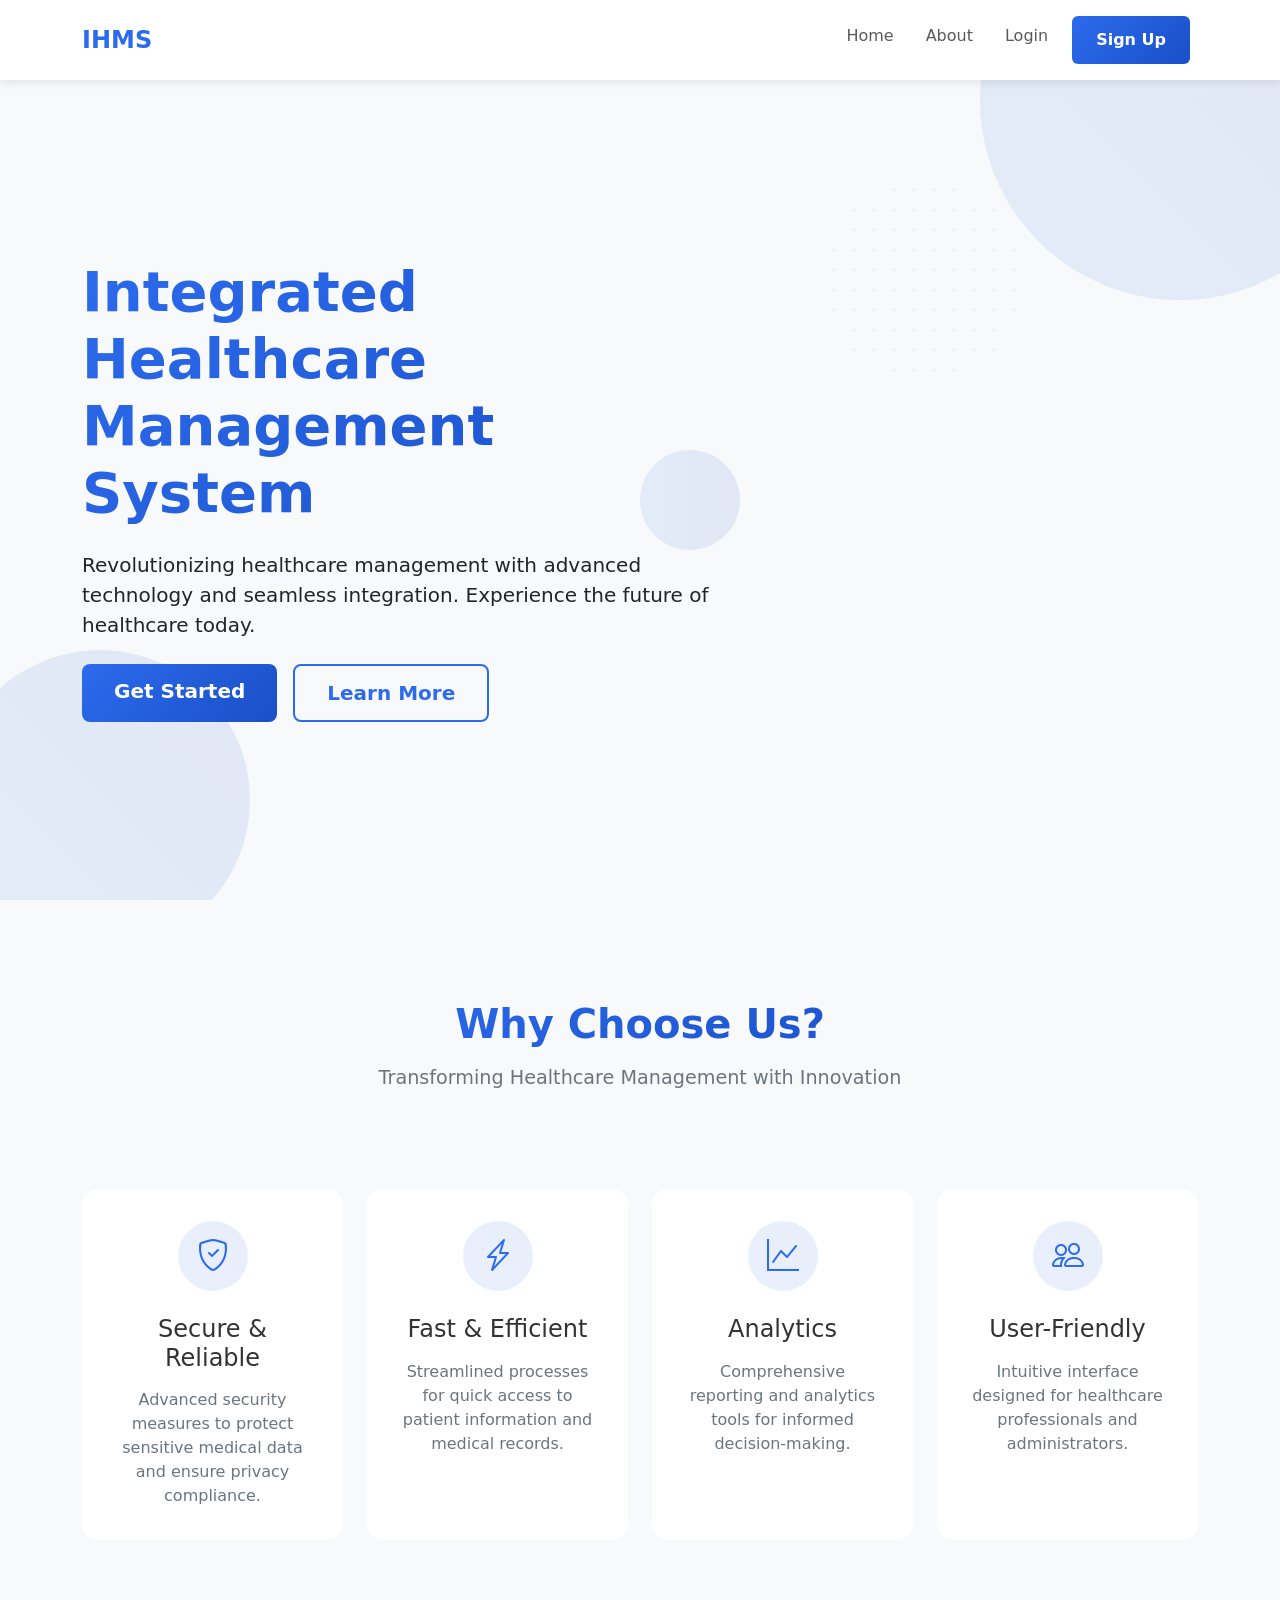
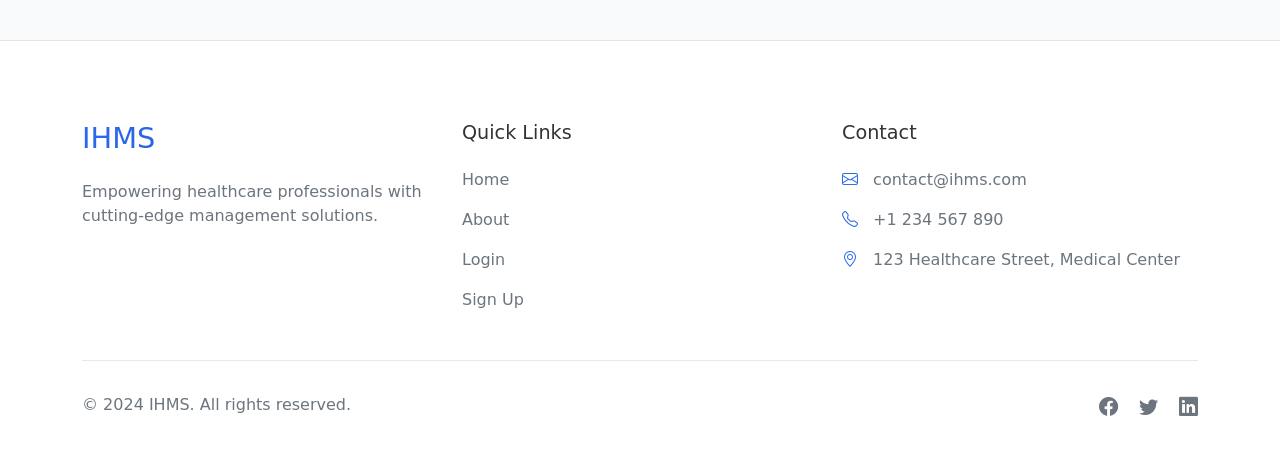
<file: index.html>
<!DOCTYPE html>
<html lang="en">
<head>
    <meta charset="UTF-8">
    <meta name="viewport" content="width=device-width, initial-scale=1.0">
    <title>Integrated Healthcare Management System</title>
    <link href="https://cdn.jsdelivr.net/npm/bootstrap@5.3.2/dist/css/bootstrap.min.css" rel="stylesheet">
    <link rel="stylesheet" href="https://cdnjs.cloudflare.com/ajax/libs/animate.css/4.1.1/animate.min.css">
    <link rel="stylesheet" href="https://cdn.jsdelivr.net/npm/bootstrap-icons@1.11.1/font/bootstrap-icons.css">
    <link rel="stylesheet" href="styles.css">
</head>
<body>
    <!-- Navigation Bar -->
    <nav class="navbar navbar-expand-lg navbar-light bg-light fixed-top">
        <div class="container">
            <a class="navbar-brand" href="#">IHMS</a>
            <button class="navbar-toggler" type="button" data-bs-toggle="collapse" data-bs-target="#navbarNav">
                <span class="navbar-toggler-icon"></span>
            </button>
            <div class="collapse navbar-collapse" id="navbarNav">
                <ul class="navbar-nav ms-auto">
                    <li class="nav-item">
                        <a class="nav-link" href="#home">Home</a>
                    </li>
                    <li class="nav-item">
                        <a class="nav-link" href="#about">About</a>
                    </li>
                    <li class="nav-item">
                        <a class="nav-link" href="index.php">Login</a>
                    </li>
                    <li class="nav-item">
                        <a class="nav-link btn btn-primary text-white px-4" href="register.php">Sign Up</a>
                    </li>
                </ul>
            </div>
        </div>
    </nav>

    <!-- Hero Section -->
    <header id="home" class="hero">
        <div class="design-element design-circle-1"></div>
        <div class="design-element design-circle-2"></div>
        <div class="design-element design-square"></div>
        <div class="design-element design-dots"></div>
        
        <div class="container h-100">
            <div class="row h-100 align-items-center">
                <div class="col-lg-7 text-center text-lg-start animate__animated animate__fadeInUp">
                    <h1 class="display-4 fw-bold text-gradient mb-4">Integrated Healthcare Management System</h1>
                    <p class="lead mb-4">Revolutionizing healthcare management with advanced technology and seamless integration. Experience the future of healthcare today.</p>
                    <div class="d-flex gap-3 justify-content-center justify-content-lg-start">
                        <a href="register.php" class="btn btn-primary btn-lg">Get Started</a>
                        <a href="#about" class="btn btn-outline-primary btn-lg">Learn More</a>
                    </div>
                </div>
            </div>
        </div>
    </header>

    <!-- About Section -->
    <section id="about" class="about-section">
        <div class="container">
            <div class="row justify-content-center">
                <div class="col-lg-8 text-center mb-5">
                    <h2 class="section-title">Why Choose Us?</h2>
                    <p class="section-subtitle">Transforming Healthcare Management with Innovation</p>
                </div>
            </div>
            <div class="row g-4">
                <div class="col-md-6 col-lg-3">
                    <div class="feature-card">
                        <div class="icon-wrapper">
                            <i class="bi bi-shield-check"></i>
                        </div>
                        <h3>Secure & Reliable</h3>
                        <p>Advanced security measures to protect sensitive medical data and ensure privacy compliance.</p>
                    </div>
                </div>
                <div class="col-md-6 col-lg-3">
                    <div class="feature-card">
                        <div class="icon-wrapper">
                            <i class="bi bi-lightning-charge"></i>
                        </div>
                        <h3>Fast & Efficient</h3>
                        <p>Streamlined processes for quick access to patient information and medical records.</p>
                    </div>
                </div>
                <div class="col-md-6 col-lg-3">
                    <div class="feature-card">
                        <div class="icon-wrapper">
                            <i class="bi bi-graph-up"></i>
                        </div>
                        <h3>Analytics</h3>
                        <p>Comprehensive reporting and analytics tools for informed decision-making.</p>
                    </div>
                </div>
                <div class="col-md-6 col-lg-3">
                    <div class="feature-card">
                        <div class="icon-wrapper">
                            <i class="bi bi-people"></i>
                        </div>
                        <h3>User-Friendly</h3>
                        <p>Intuitive interface designed for healthcare professionals and administrators.</p>
                    </div>
                </div>
            </div>
        </div>
    </section>

    <!-- Footer -->
    <footer class="footer">
        <div class="container">
            <div class="row gy-4">
                <div class="col-lg-4">
                    <h4 class="text-gradient">IHMS</h4>
                    <p class="mb-4">Empowering healthcare professionals with cutting-edge management solutions.</p>
                </div>
                <div class="col-lg-4">
                    <h5>Quick Links</h5>
                    <ul class="footer-links">
                        <li><a href="#home">Home</a></li>
                        <li><a href="#about">About</a></li>
                        <li><a href="index.php">Login</a></li>
                        <li><a href="register.php">Sign Up</a></li>
                    </ul>
                </div>
                <div class="col-lg-4">
                    <h5>Contact</h5>
                    <ul class="footer-contact">
                        <li><i class="bi bi-envelope"></i> contact@ihms.com</li>
                        <li><i class="bi bi-telephone"></i> +1 234 567 890</li>
                        <li><i class="bi bi-geo-alt"></i> 123 Healthcare Street, Medical Center</li>
                    </ul>
                </div>
            </div>
            <hr>
            <div class="row">
                <div class="col-md-6 text-center text-md-start">
                    <p class="mb-0">&copy; 2024 IHMS. All rights reserved.</p>
                </div>
                <div class="col-md-6 text-center text-md-end">
                    <div class="social-links">
                        <a href="#"><i class="bi bi-facebook"></i></a>
                        <a href="#"><i class="bi bi-twitter"></i></a>
                        <a href="#"><i class="bi bi-linkedin"></i></a>
                    </div>
                </div>
            </div>
        </div>
    </footer>

    <script src="https://cdn.jsdelivr.net/npm/bootstrap@5.3.2/dist/js/bootstrap.bundle.min.js"></script>
</body>
</html>
</file>
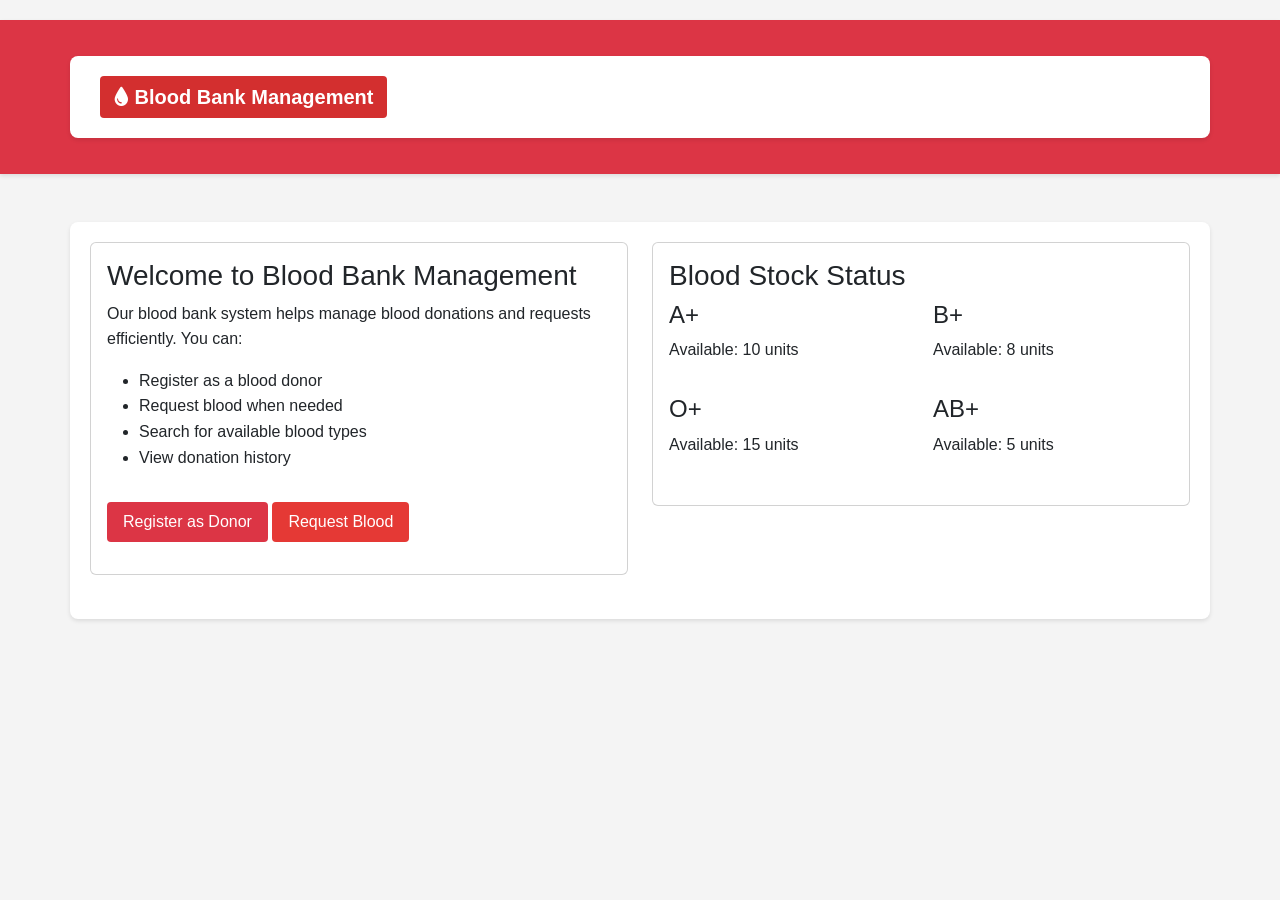
<file: blood_bank/index.html>
<!DOCTYPE html>
<html lang="en">
<head>
    <meta charset="UTF-8">
    <meta name="viewport" content="width=device-width, initial-scale=1.0">
    <title>Blood Bank Management System</title>
    <link href="https://cdn.jsdelivr.net/npm/bootstrap@5.1.3/dist/css/bootstrap.min.css" rel="stylesheet">
    <link href="https://cdnjs.cloudflare.com/ajax/libs/font-awesome/6.0.0/css/all.min.css" rel="stylesheet">
    <link rel="stylesheet" href="style.css">
</head>
<body>
    <nav class="navbar navbar-expand-lg navbar-dark bg-danger">
        <div class="container">
            <a class="navbar-brand" href="#">
                <i class="fas fa-tint"></i> Blood Bank Management
            </a>
            <button class="navbar-toggler" type="button" data-bs-toggle="collapse" data-bs-target="#navbarNav">
                <span class="navbar-toggler-icon"></span>
            </button>
            <div class="collapse navbar-collapse" id="navbarNav">
                <ul class="navbar-nav ms-auto">
                    <li class="nav-item">
                        <a class="nav-link" href="donors.php">
                            <i class="fas fa-user-plus"></i> Donors
                        </a>
                    </li>
                    <li class="nav-item">
                        <a class="nav-link" href="requests.php">
                            <i class="fas fa-hand-holding-medical"></i> Blood Requests
                        </a>
                    </li>
                    <li class="nav-item">
                        <a class="nav-link" href="search.php">
                            <i class="fas fa-search"></i> Search
                        </a>
                    </li>
                    <li class="nav-item">
                        <a class="nav-link" href="../dashboard.php">
                            <i class="fas fa-arrow-left"></i> Back to Dashboard
                        </a>
                    </li>
                </ul>
            </div>
        </div>
    </nav>

    <div class="container mt-5">
        <div class="row">
            <div class="col-md-6">
                <div class="card mb-4">
                    <div class="card-body">
                        <h3 class="card-title">Welcome to Blood Bank Management</h3>
                        <p class="card-text">Our blood bank system helps manage blood donations and requests efficiently. You can:</p>
                        <ul>
                            <li>Register as a blood donor</li>
                            <li>Request blood when needed</li>
                            <li>Search for available blood types</li>
                            <li>View donation history</li>
                        </ul>
                        <a href="donors.php" class="btn btn-danger">Register as Donor</a>
                        <a href="requests.php" class="btn btn-outline-danger">Request Blood</a>
                    </div>
                </div>
            </div>
            <div class="col-md-6">
                <div class="card">
                    <div class="card-body">
                        <h3 class="card-title">Blood Stock Status</h3>
                        <div class="row">
                            <div class="col-6 mb-3">
                                <div class="blood-type A">
                                    <h4>A+</h4>
                                    <p>Available: 10 units</p>
                                </div>
                            </div>
                            <div class="col-6 mb-3">
                                <div class="blood-type B">
                                    <h4>B+</h4>
                                    <p>Available: 8 units</p>
                                </div>
                            </div>
                            <div class="col-6 mb-3">
                                <div class="blood-type O">
                                    <h4>O+</h4>
                                    <p>Available: 15 units</p>
                                </div>
                            </div>
                            <div class="col-6 mb-3">
                                <div class="blood-type AB">
                                    <h4>AB+</h4>
                                    <p>Available: 5 units</p>
                                </div>
                            </div>
                        </div>
                    </div>
                </div>
            </div>
        </div>
    </div>

    <script src="https://cdn.jsdelivr.net/npm/bootstrap@5.1.3/dist/js/bootstrap.bundle.min.js"></script>
</body>
</html>
</file>
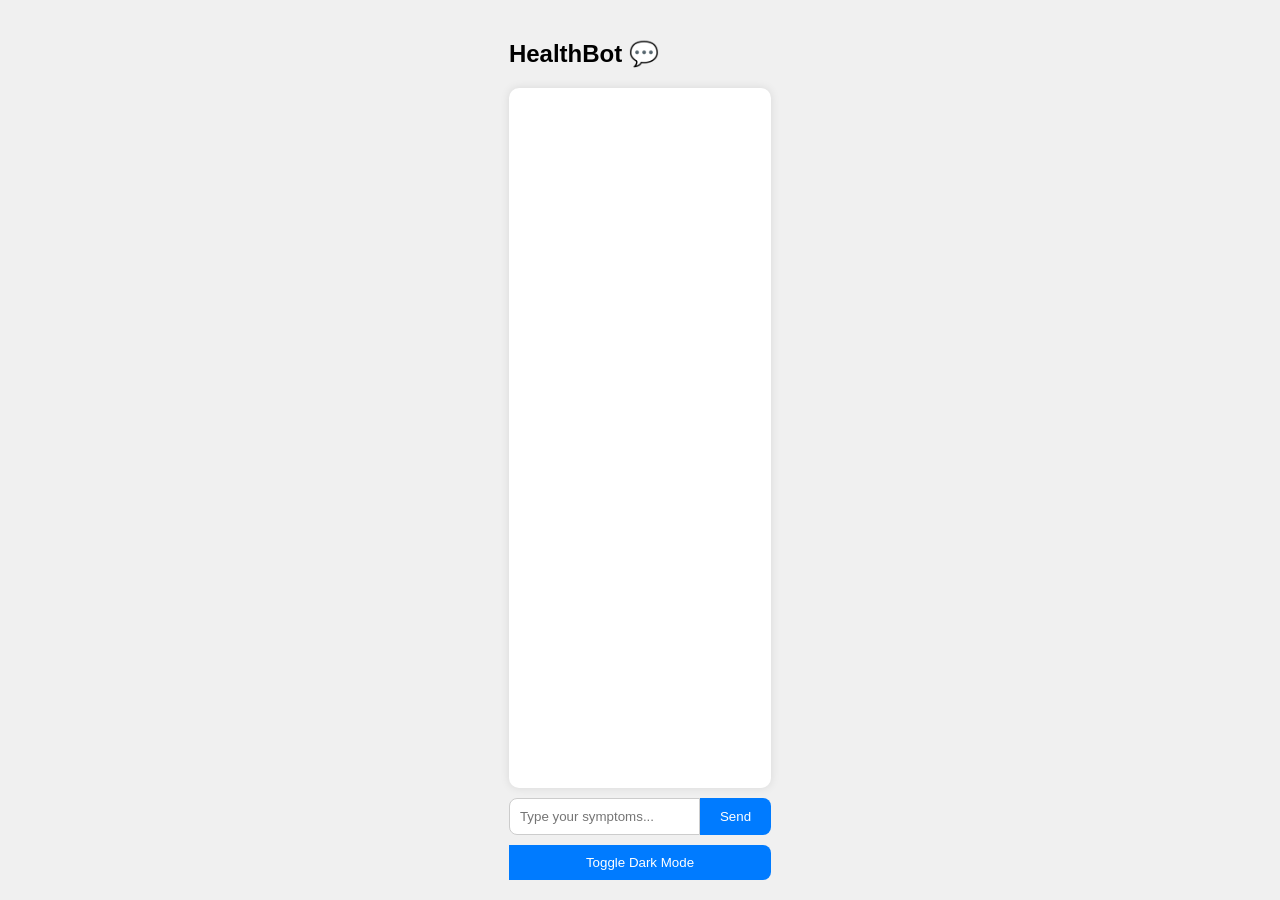
<file: chatbot/index.html>
<!DOCTYPE html>
<html lang="en">
<head>
  <meta charset="UTF-8">
  <title>Health Chatbot</title>
  <style>
    body {
      font-family: Arial, sans-serif;
      background: #f0f0f0;
      margin: 0;
      padding: 0;
      display: flex;
      flex-direction: column;
      height: 100vh;
      transition: background 0.3s, color 0.3s;
    }

    .chat-container {
      flex: 1;
      display: flex;
      flex-direction: column;
      max-width: 600px;
      margin: auto;
      padding: 20px;
    }

    #messages {
      flex: 1;
      padding: 15px;
      background: #ffffff;
      border-radius: 10px;
      overflow-y: auto;
      box-shadow: 0 0 10px rgba(0, 0, 0, 0.1);
      margin-bottom: 10px;
    }

    .msg {
      margin-bottom: 10px;
      padding: 10px;
      border-radius: 8px;
      max-width: 80%;
      word-wrap: break-word;
    }

    .msg.user {
      background: #d1e7dd;
      align-self: flex-end;
    }

    .msg.bot {
      background: #f8d7da;
      align-self: flex-start;
    }

    .typing-indicator {
      font-style: italic;
      color: gray;
      margin: 5px 0;
    }

    .input-area {
      display: flex;
    }

    #userInput {
      flex: 1;
      padding: 10px;
      border: 1px solid #ccc;
      border-radius: 8px 0 0 8px;
    }

    button {
      padding: 10px 20px;
      border: none;
      background: #007bff;
      color: white;
      border-radius: 0 8px 8px 0;
      cursor: pointer;
    }

    button:hover {
      background: #0056b3;
    }

    .dark {
      background: #121212;
      color: #ffffff;
    }

    .dark #messages {
      background: #1f1f1f;
    }

    .dark .msg.user {
      background: #37474f;
    }

    .dark .msg.bot {
      background: #4e342e;
    }

    .dark button {
      background: #bb86fc;
    }

    .dark button:hover {
      background: #9b59b6;
    }
  </style>
</head>
<body>
  <div class="chat-container">
    <h2>HealthBot 💬</h2>
    <div id="messages"></div>

    <div class="input-area">
      <input type="text" id="userInput" placeholder="Type your symptoms..." onkeydown="if(event.key === 'Enter') sendMessage()">
      <button onclick="sendMessage()">Send</button>
    </div>

    <button style="margin-top: 10px;" onclick="toggleDarkMode()">Toggle Dark Mode</button>
  </div>

  <script>
    function sendMessage() {
      const input = document.getElementById('userInput');
      const message = input.value.trim();
      if (!message) return;

      const messagesDiv = document.getElementById('messages');
      messagesDiv.innerHTML += `<div class="msg user">You: ${message}</div>`;
      input.value = '';
      messagesDiv.innerHTML += `<div class="typing-indicator" id="typing">Bot is typing...</div>`;
      messagesDiv.scrollTop = messagesDiv.scrollHeight;

      fetch('bot.php', {
        method: 'POST',
        headers: { 'Content-Type': 'application/x-www-form-urlencoded' },
        body: 'message=' + encodeURIComponent(message)
      })
      .then(response => response.text())
      .then(reply => {
        const typingIndicator = document.getElementById('typing');
        if (typingIndicator) typingIndicator.remove();
        messagesDiv.innerHTML += `<div class="msg bot">Bot: ${reply}</div>`;
        messagesDiv.scrollTop = messagesDiv.scrollHeight;
      });
    }

    function toggleDarkMode() {
      document.body.classList.toggle('dark');
    }
  </script>
</body>
</html>
</file>
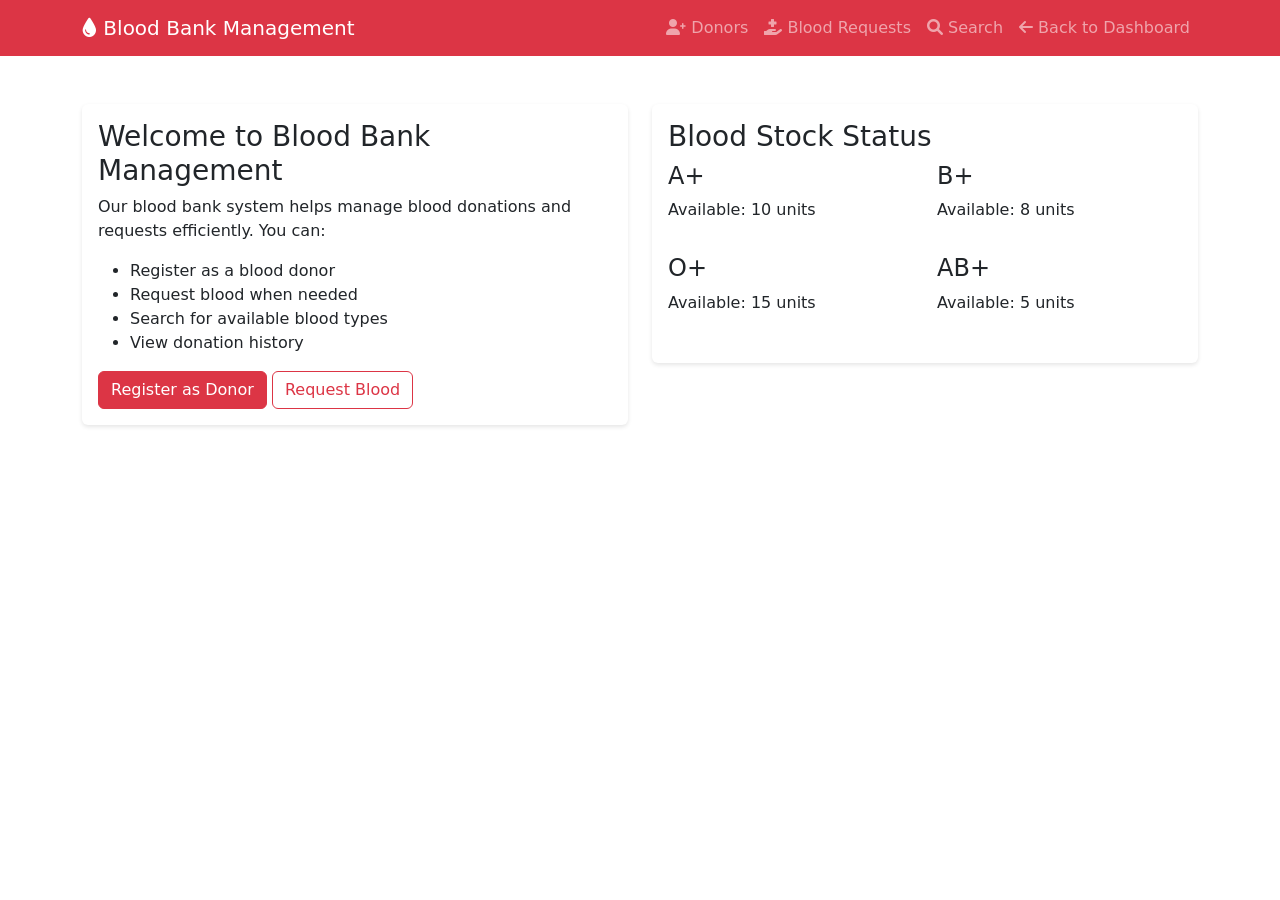
<file: blood_bank.html>
<!DOCTYPE html>
<html lang="en">
<head>
    <meta charset="UTF-8">
    <meta name="viewport" content="width=device-width, initial-scale=1.0">
    <title>Blood Bank Management System</title>
    <link href="https://cdn.jsdelivr.net/npm/bootstrap@5.1.3/dist/css/bootstrap.min.css" rel="stylesheet">
    <link href="https://cdnjs.cloudflare.com/ajax/libs/font-awesome/6.0.0/css/all.min.css" rel="stylesheet">
    <link rel="stylesheet" href="style.css">
</head>
<body>
    <nav class="navbar navbar-expand-lg navbar-dark bg-danger">
        <div class="container">
            <a class="navbar-brand" href="#">
                <i class="fas fa-tint"></i> Blood Bank Management
            </a>
            <button class="navbar-toggler" type="button" data-bs-toggle="collapse" data-bs-target="#navbarNav">
                <span class="navbar-toggler-icon"></span>
            </button>
            <div class="collapse navbar-collapse" id="navbarNav">
                <ul class="navbar-nav ms-auto">
                    <li class="nav-item">
                        <a class="nav-link" href="html/donors.php">
                            <i class="fas fa-user-plus"></i> Donors
                        </a>
                    </li>
                    <li class="nav-item">
                        <a class="nav-link" href="html/requests.php">
                            <i class="fas fa-hand-holding-medical"></i> Blood Requests
                        </a>
                    </li>
                    <li class="nav-item">
                        <a class="nav-link" href="html/search.php">
                            <i class="fas fa-search"></i> Search
                        </a>
                    </li>
                    <li class="nav-item">
                        <a class="nav-link" href="dashboard.php">
                            <i class="fas fa-arrow-left"></i> Back to Dashboard
                        </a>
                    </li>
                </ul>
            </div>
        </div>
    </nav>

    <div class="container mt-5">
        <div class="row">
            <div class="col-md-6">
                <div class="card mb-4">
                    <div class="card-body">
                        <h3 class="card-title">Welcome to Blood Bank Management</h3>
                        <p class="card-text">Our blood bank system helps manage blood donations and requests efficiently. You can:</p>
                        <ul>
                            <li>Register as a blood donor</li>
                            <li>Request blood when needed</li>
                            <li>Search for available blood types</li>
                            <li>View donation history</li>
                        </ul>
                        <a href="html/donors.php" class="btn btn-danger">Register as Donor</a>
                        <a href="html/requests.php" class="btn btn-outline-danger">Request Blood</a>
                    </div>
                </div>
            </div>
            <div class="col-md-6">
                <div class="card">
                    <div class="card-body">
                        <h3 class="card-title">Blood Stock Status</h3>
                        <div class="row">
                            <div class="col-6 mb-3">
                                <div class="blood-type A">
                                    <h4>A+</h4>
                                    <p>Available: 10 units</p>
                                </div>
                            </div>
                            <div class="col-6 mb-3">
                                <div class="blood-type B">
                                    <h4>B+</h4>
                                    <p>Available: 8 units</p>
                                </div>
                            </div>
                            <div class="col-6 mb-3">
                                <div class="blood-type O">
                                    <h4>O+</h4>
                                    <p>Available: 15 units</p>
                                </div>
                            </div>
                            <div class="col-6 mb-3">
                                <div class="blood-type AB">
                                    <h4>AB+</h4>
                                    <p>Available: 5 units</p>
                                </div>
                            </div>
                        </div>
                    </div>
                </div>
            </div>
        </div>
    </div>

    <script src="https://cdn.jsdelivr.net/npm/bootstrap@5.1.3/dist/js/bootstrap.bundle.min.js"></script>
</body>
</html>
</file>
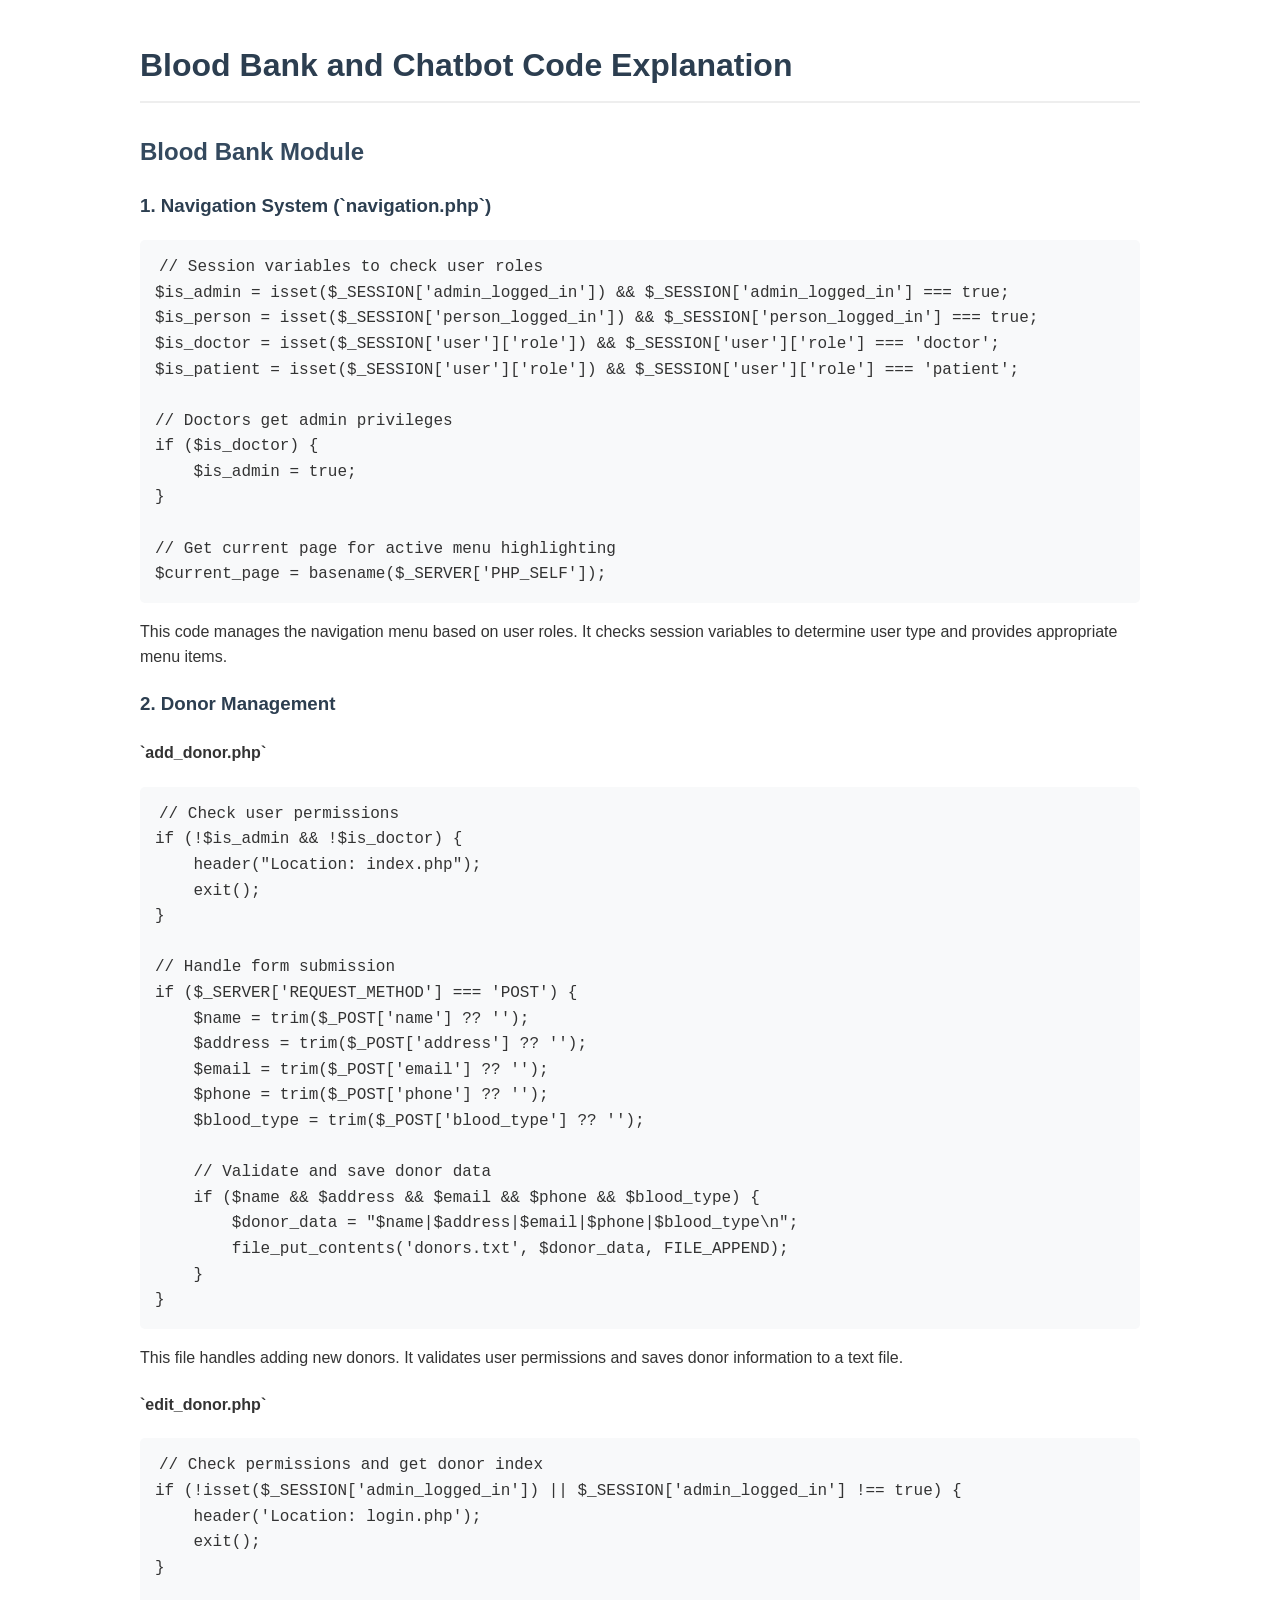
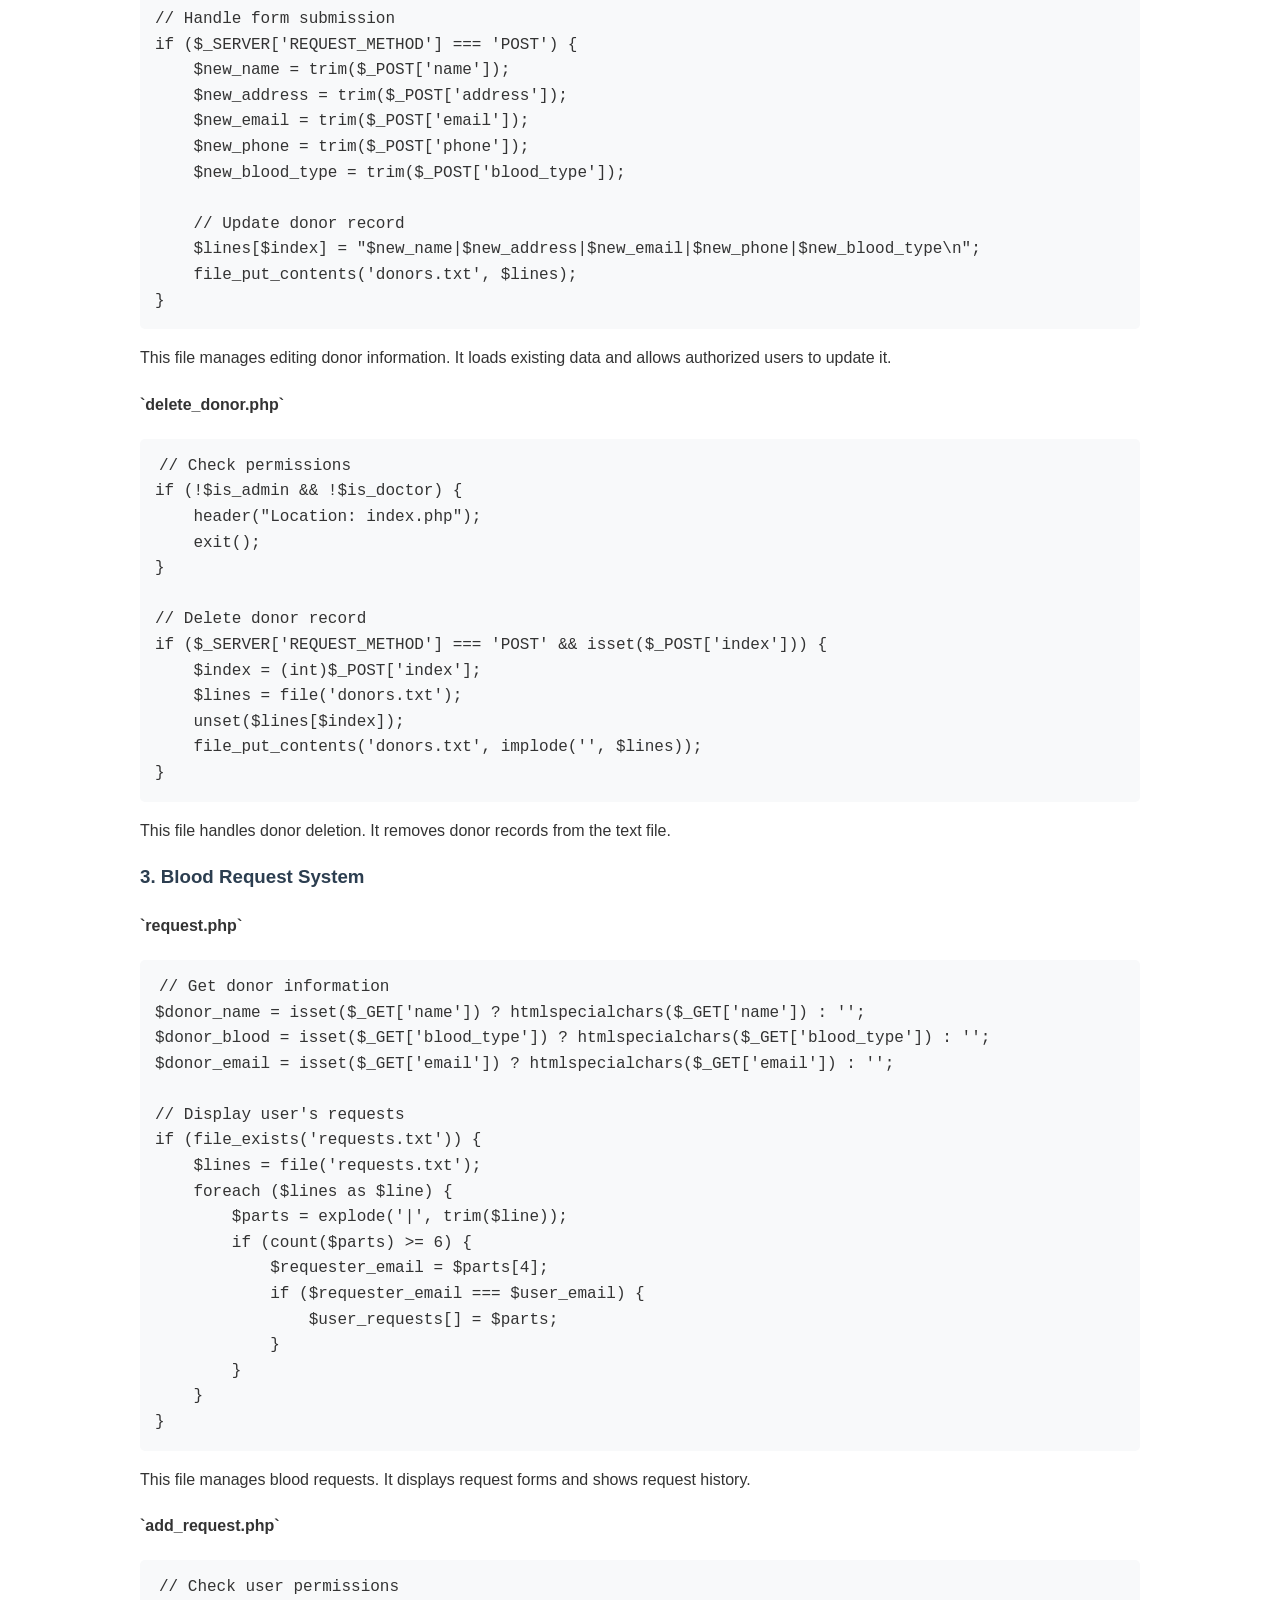
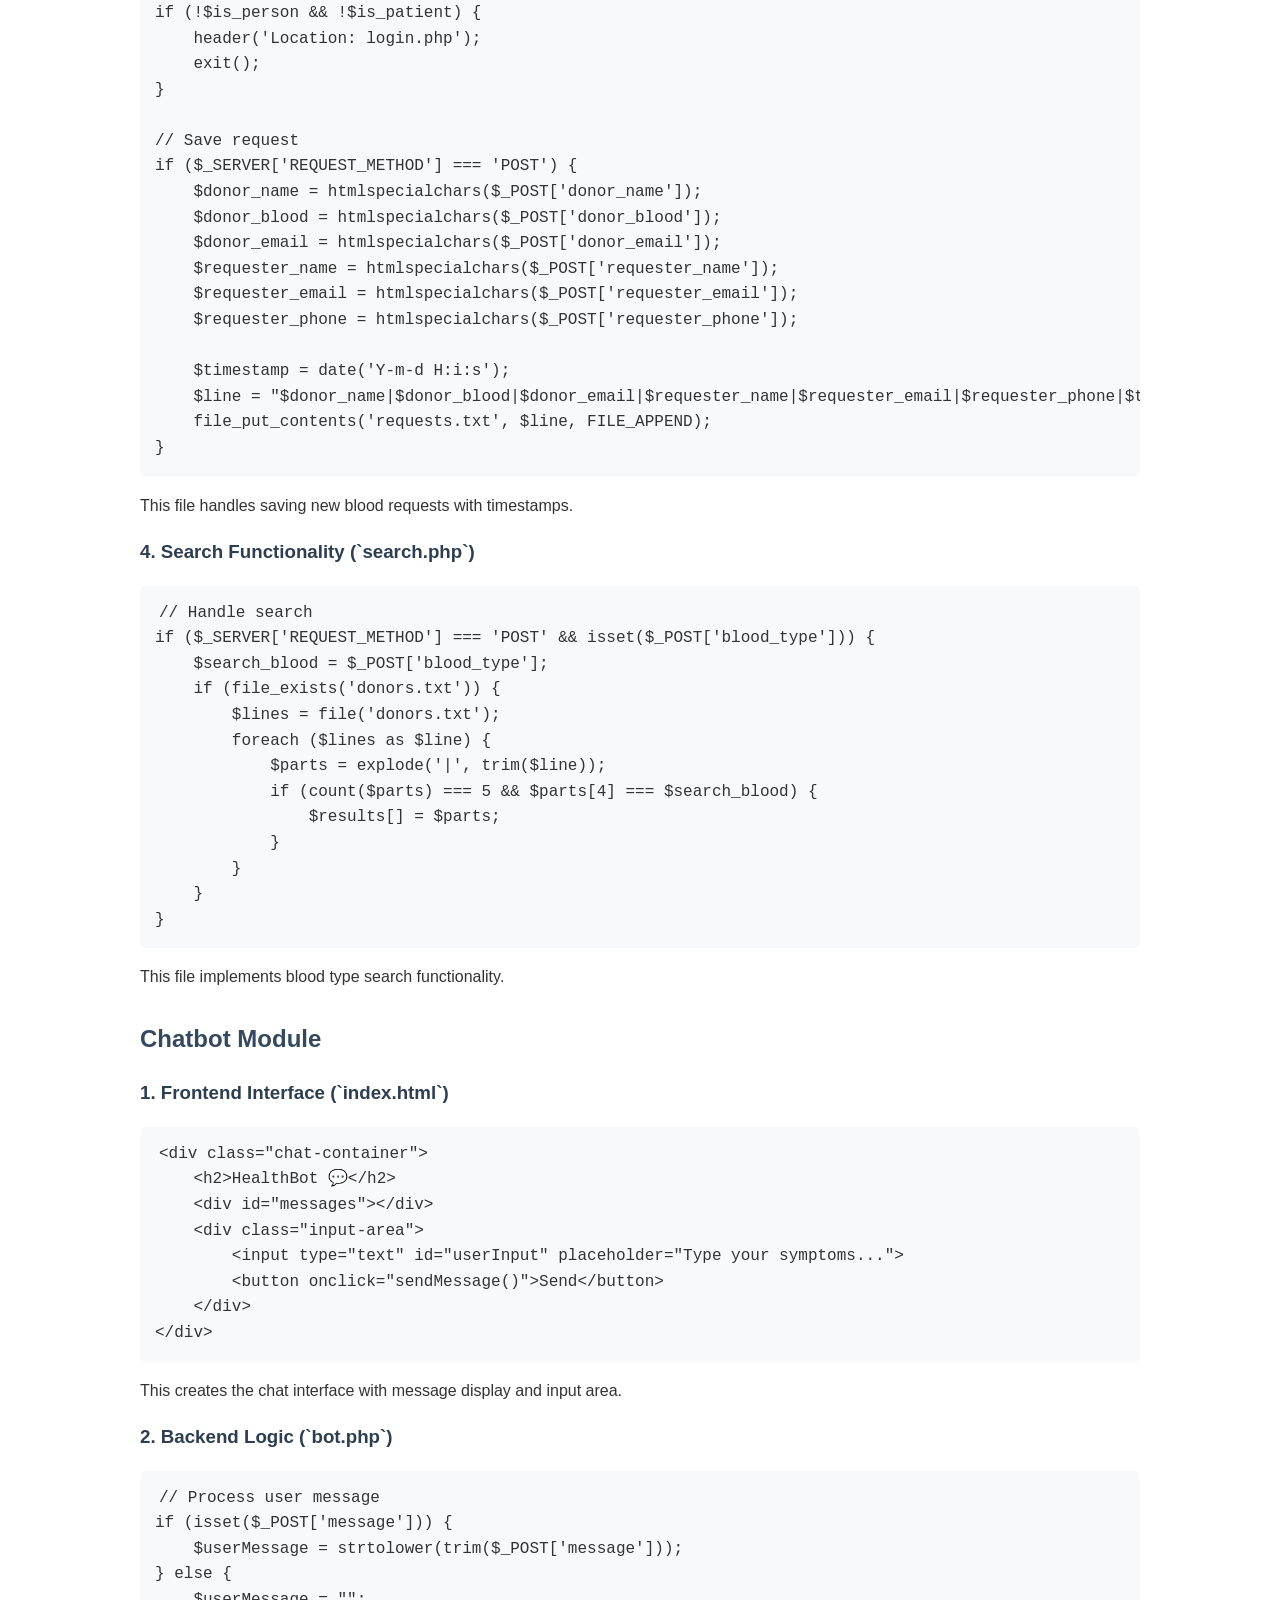
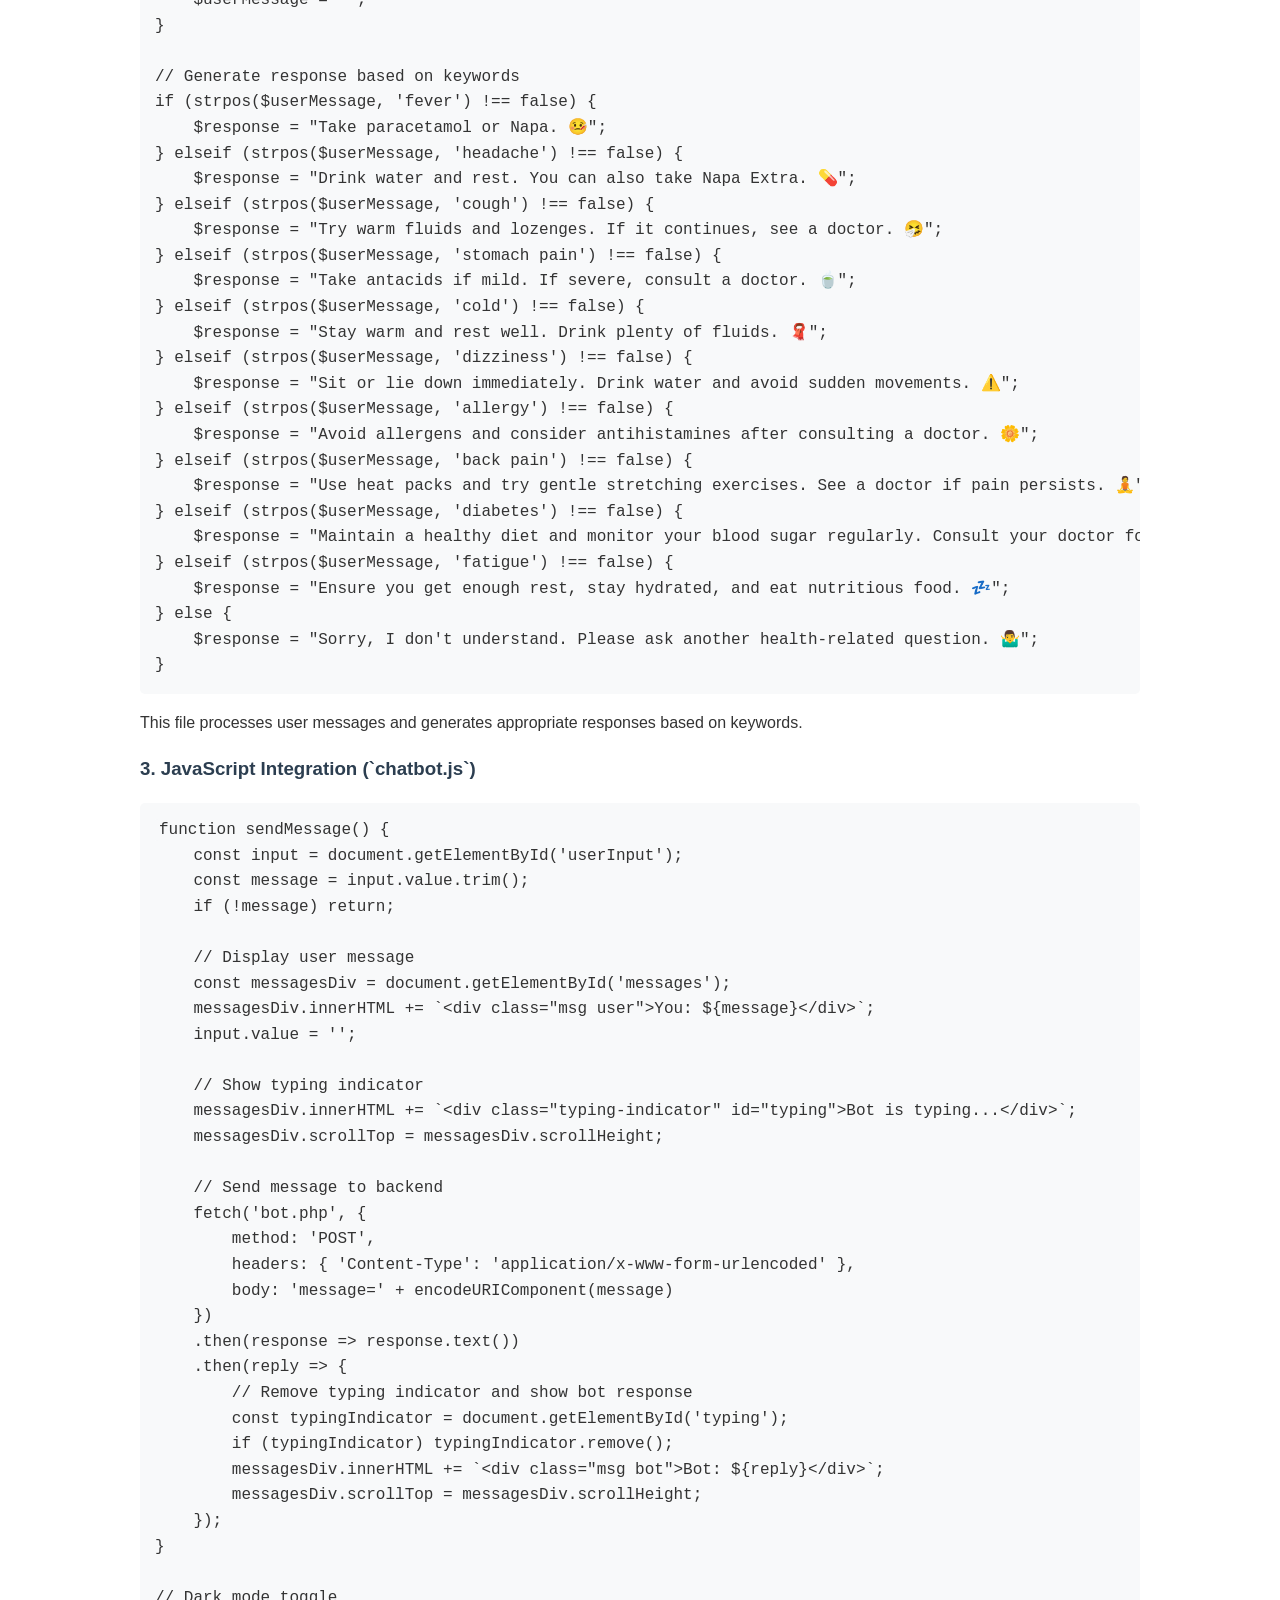
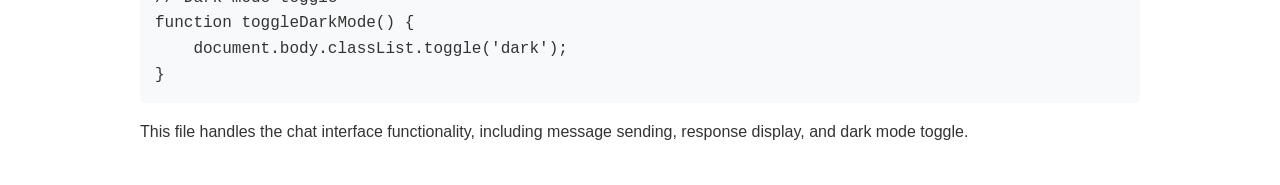
<file: convert_to_pdf.html>
<!DOCTYPE html>
<html>
<head>
    <meta charset="UTF-8">
    <title>Blood Bank and Chatbot Documentation</title>
    <style>
        body {
            font-family: Arial, sans-serif;
            line-height: 1.6;
            margin: 40px;
            color: #333;
        }
        h1 {
            color: #2c3e50;
            border-bottom: 2px solid #eee;
            padding-bottom: 10px;
        }
        h2 {
            color: #34495e;
            margin-top: 30px;
        }
        h3 {
            color: #2c3e50;
        }
        pre {
            background-color: #f8f9fa;
            padding: 15px;
            border-radius: 5px;
            overflow-x: auto;
        }
        code {
            font-family: 'Courier New', Courier, monospace;
            background-color: #f8f9fa;
            padding: 2px 4px;
            border-radius: 3px;
        }
        .container {
            max-width: 1000px;
            margin: 0 auto;
        }
        @media print {
            body {
                margin: 20px;
            }
            pre {
                white-space: pre-wrap;
                word-wrap: break-word;
            }
        }
    </style>
</head>
<body>
    <div class="container">
        <h1>Blood Bank and Chatbot Code Explanation</h1>

        <h2>Blood Bank Module</h2>

        <h3>1. Navigation System (`navigation.php`)</h3>
        <pre><code>// Session variables to check user roles
$is_admin = isset($_SESSION['admin_logged_in']) && $_SESSION['admin_logged_in'] === true;
$is_person = isset($_SESSION['person_logged_in']) && $_SESSION['person_logged_in'] === true;
$is_doctor = isset($_SESSION['user']['role']) && $_SESSION['user']['role'] === 'doctor';
$is_patient = isset($_SESSION['user']['role']) && $_SESSION['user']['role'] === 'patient';

// Doctors get admin privileges
if ($is_doctor) {
    $is_admin = true;
}

// Get current page for active menu highlighting
$current_page = basename($_SERVER['PHP_SELF']);</code></pre>
        <p>This code manages the navigation menu based on user roles. It checks session variables to determine user type and provides appropriate menu items.</p>

        <h3>2. Donor Management</h3>

        <h4>`add_donor.php`</h4>
        <pre><code>// Check user permissions
if (!$is_admin && !$is_doctor) {
    header("Location: index.php");
    exit();
}

// Handle form submission
if ($_SERVER['REQUEST_METHOD'] === 'POST') {
    $name = trim($_POST['name'] ?? '');
    $address = trim($_POST['address'] ?? '');
    $email = trim($_POST['email'] ?? '');
    $phone = trim($_POST['phone'] ?? '');
    $blood_type = trim($_POST['blood_type'] ?? '');

    // Validate and save donor data
    if ($name && $address && $email && $phone && $blood_type) {
        $donor_data = "$name|$address|$email|$phone|$blood_type\n";
        file_put_contents('donors.txt', $donor_data, FILE_APPEND);
    }
}</code></pre>
        <p>This file handles adding new donors. It validates user permissions and saves donor information to a text file.</p>

        <h4>`edit_donor.php`</h4>
        <pre><code>// Check permissions and get donor index
if (!isset($_SESSION['admin_logged_in']) || $_SESSION['admin_logged_in'] !== true) {
    header('Location: login.php');
    exit();
}

// Handle form submission
if ($_SERVER['REQUEST_METHOD'] === 'POST') {
    $new_name = trim($_POST['name']);
    $new_address = trim($_POST['address']);
    $new_email = trim($_POST['email']);
    $new_phone = trim($_POST['phone']);
    $new_blood_type = trim($_POST['blood_type']);
    
    // Update donor record
    $lines[$index] = "$new_name|$new_address|$new_email|$new_phone|$new_blood_type\n";
    file_put_contents('donors.txt', $lines);
}</code></pre>
        <p>This file manages editing donor information. It loads existing data and allows authorized users to update it.</p>

        <h4>`delete_donor.php`</h4>
        <pre><code>// Check permissions
if (!$is_admin && !$is_doctor) {
    header("Location: index.php");
    exit();
}

// Delete donor record
if ($_SERVER['REQUEST_METHOD'] === 'POST' && isset($_POST['index'])) {
    $index = (int)$_POST['index'];
    $lines = file('donors.txt');
    unset($lines[$index]);
    file_put_contents('donors.txt', implode('', $lines));
}</code></pre>
        <p>This file handles donor deletion. It removes donor records from the text file.</p>

        <h3>3. Blood Request System</h3>

        <h4>`request.php`</h4>
        <pre><code>// Get donor information
$donor_name = isset($_GET['name']) ? htmlspecialchars($_GET['name']) : '';
$donor_blood = isset($_GET['blood_type']) ? htmlspecialchars($_GET['blood_type']) : '';
$donor_email = isset($_GET['email']) ? htmlspecialchars($_GET['email']) : '';

// Display user's requests
if (file_exists('requests.txt')) {
    $lines = file('requests.txt');
    foreach ($lines as $line) {
        $parts = explode('|', trim($line));
        if (count($parts) >= 6) {
            $requester_email = $parts[4];
            if ($requester_email === $user_email) {
                $user_requests[] = $parts;
            }
        }
    }
}</code></pre>
        <p>This file manages blood requests. It displays request forms and shows request history.</p>

        <h4>`add_request.php`</h4>
        <pre><code>// Check user permissions
if (!$is_person && !$is_patient) {
    header('Location: login.php');
    exit();
}

// Save request
if ($_SERVER['REQUEST_METHOD'] === 'POST') {
    $donor_name = htmlspecialchars($_POST['donor_name']);
    $donor_blood = htmlspecialchars($_POST['donor_blood']);
    $donor_email = htmlspecialchars($_POST['donor_email']);
    $requester_name = htmlspecialchars($_POST['requester_name']);
    $requester_email = htmlspecialchars($_POST['requester_email']);
    $requester_phone = htmlspecialchars($_POST['requester_phone']);
    
    $timestamp = date('Y-m-d H:i:s');
    $line = "$donor_name|$donor_blood|$donor_email|$requester_name|$requester_email|$requester_phone|$timestamp\n";
    file_put_contents('requests.txt', $line, FILE_APPEND);
}</code></pre>
        <p>This file handles saving new blood requests with timestamps.</p>

        <h3>4. Search Functionality (`search.php`)</h3>
        <pre><code>// Handle search
if ($_SERVER['REQUEST_METHOD'] === 'POST' && isset($_POST['blood_type'])) {
    $search_blood = $_POST['blood_type'];
    if (file_exists('donors.txt')) {
        $lines = file('donors.txt');
        foreach ($lines as $line) {
            $parts = explode('|', trim($line));
            if (count($parts) === 5 && $parts[4] === $search_blood) {
                $results[] = $parts;
            }
        }
    }
}</code></pre>
        <p>This file implements blood type search functionality.</p>

        <h2>Chatbot Module</h2>

        <h3>1. Frontend Interface (`index.html`)</h3>
        <pre><code>&lt;div class="chat-container"&gt;
    &lt;h2&gt;HealthBot 💬&lt;/h2&gt;
    &lt;div id="messages"&gt;&lt;/div&gt;
    &lt;div class="input-area"&gt;
        &lt;input type="text" id="userInput" placeholder="Type your symptoms..."&gt;
        &lt;button onclick="sendMessage()"&gt;Send&lt;/button&gt;
    &lt;/div&gt;
&lt;/div&gt;</code></pre>
        <p>This creates the chat interface with message display and input area.</p>

        <h3>2. Backend Logic (`bot.php`)</h3>
        <pre><code>// Process user message
if (isset($_POST['message'])) {
    $userMessage = strtolower(trim($_POST['message']));
} else {
    $userMessage = "";
}

// Generate response based on keywords
if (strpos($userMessage, 'fever') !== false) {
    $response = "Take paracetamol or Napa. 🤒";
} elseif (strpos($userMessage, 'headache') !== false) {
    $response = "Drink water and rest. You can also take Napa Extra. 💊";
} elseif (strpos($userMessage, 'cough') !== false) {
    $response = "Try warm fluids and lozenges. If it continues, see a doctor. 🤧";
} elseif (strpos($userMessage, 'stomach pain') !== false) {
    $response = "Take antacids if mild. If severe, consult a doctor. 🍵";
} elseif (strpos($userMessage, 'cold') !== false) {
    $response = "Stay warm and rest well. Drink plenty of fluids. 🧣";
} elseif (strpos($userMessage, 'dizziness') !== false) {
    $response = "Sit or lie down immediately. Drink water and avoid sudden movements. ⚠️";
} elseif (strpos($userMessage, 'allergy') !== false) {
    $response = "Avoid allergens and consider antihistamines after consulting a doctor. 🌼";
} elseif (strpos($userMessage, 'back pain') !== false) {
    $response = "Use heat packs and try gentle stretching exercises. See a doctor if pain persists. 🧘";
} elseif (strpos($userMessage, 'diabetes') !== false) {
    $response = "Maintain a healthy diet and monitor your blood sugar regularly. Consult your doctor for meds. 🍎";
} elseif (strpos($userMessage, 'fatigue') !== false) {
    $response = "Ensure you get enough rest, stay hydrated, and eat nutritious food. 💤";
} else {
    $response = "Sorry, I don't understand. Please ask another health-related question. 🤷‍♂️";
}</code></pre>
        <p>This file processes user messages and generates appropriate responses based on keywords.</p>

        <h3>3. JavaScript Integration (`chatbot.js`)</h3>
        <pre><code>function sendMessage() {
    const input = document.getElementById('userInput');
    const message = input.value.trim();
    if (!message) return;

    // Display user message
    const messagesDiv = document.getElementById('messages');
    messagesDiv.innerHTML += `&lt;div class="msg user"&gt;You: ${message}&lt;/div&gt;`;
    input.value = '';
    
    // Show typing indicator
    messagesDiv.innerHTML += `&lt;div class="typing-indicator" id="typing"&gt;Bot is typing...&lt;/div&gt;`;
    messagesDiv.scrollTop = messagesDiv.scrollHeight;

    // Send message to backend
    fetch('bot.php', {
        method: 'POST',
        headers: { 'Content-Type': 'application/x-www-form-urlencoded' },
        body: 'message=' + encodeURIComponent(message)
    })
    .then(response => response.text())
    .then(reply => {
        // Remove typing indicator and show bot response
        const typingIndicator = document.getElementById('typing');
        if (typingIndicator) typingIndicator.remove();
        messagesDiv.innerHTML += `&lt;div class="msg bot"&gt;Bot: ${reply}&lt;/div&gt;`;
        messagesDiv.scrollTop = messagesDiv.scrollHeight;
    });
}

// Dark mode toggle
function toggleDarkMode() {
    document.body.classList.toggle('dark');
}</code></pre>
        <p>This file handles the chat interface functionality, including message sending, response display, and dark mode toggle.</p>
    </div>
</body>
</html>
</file>
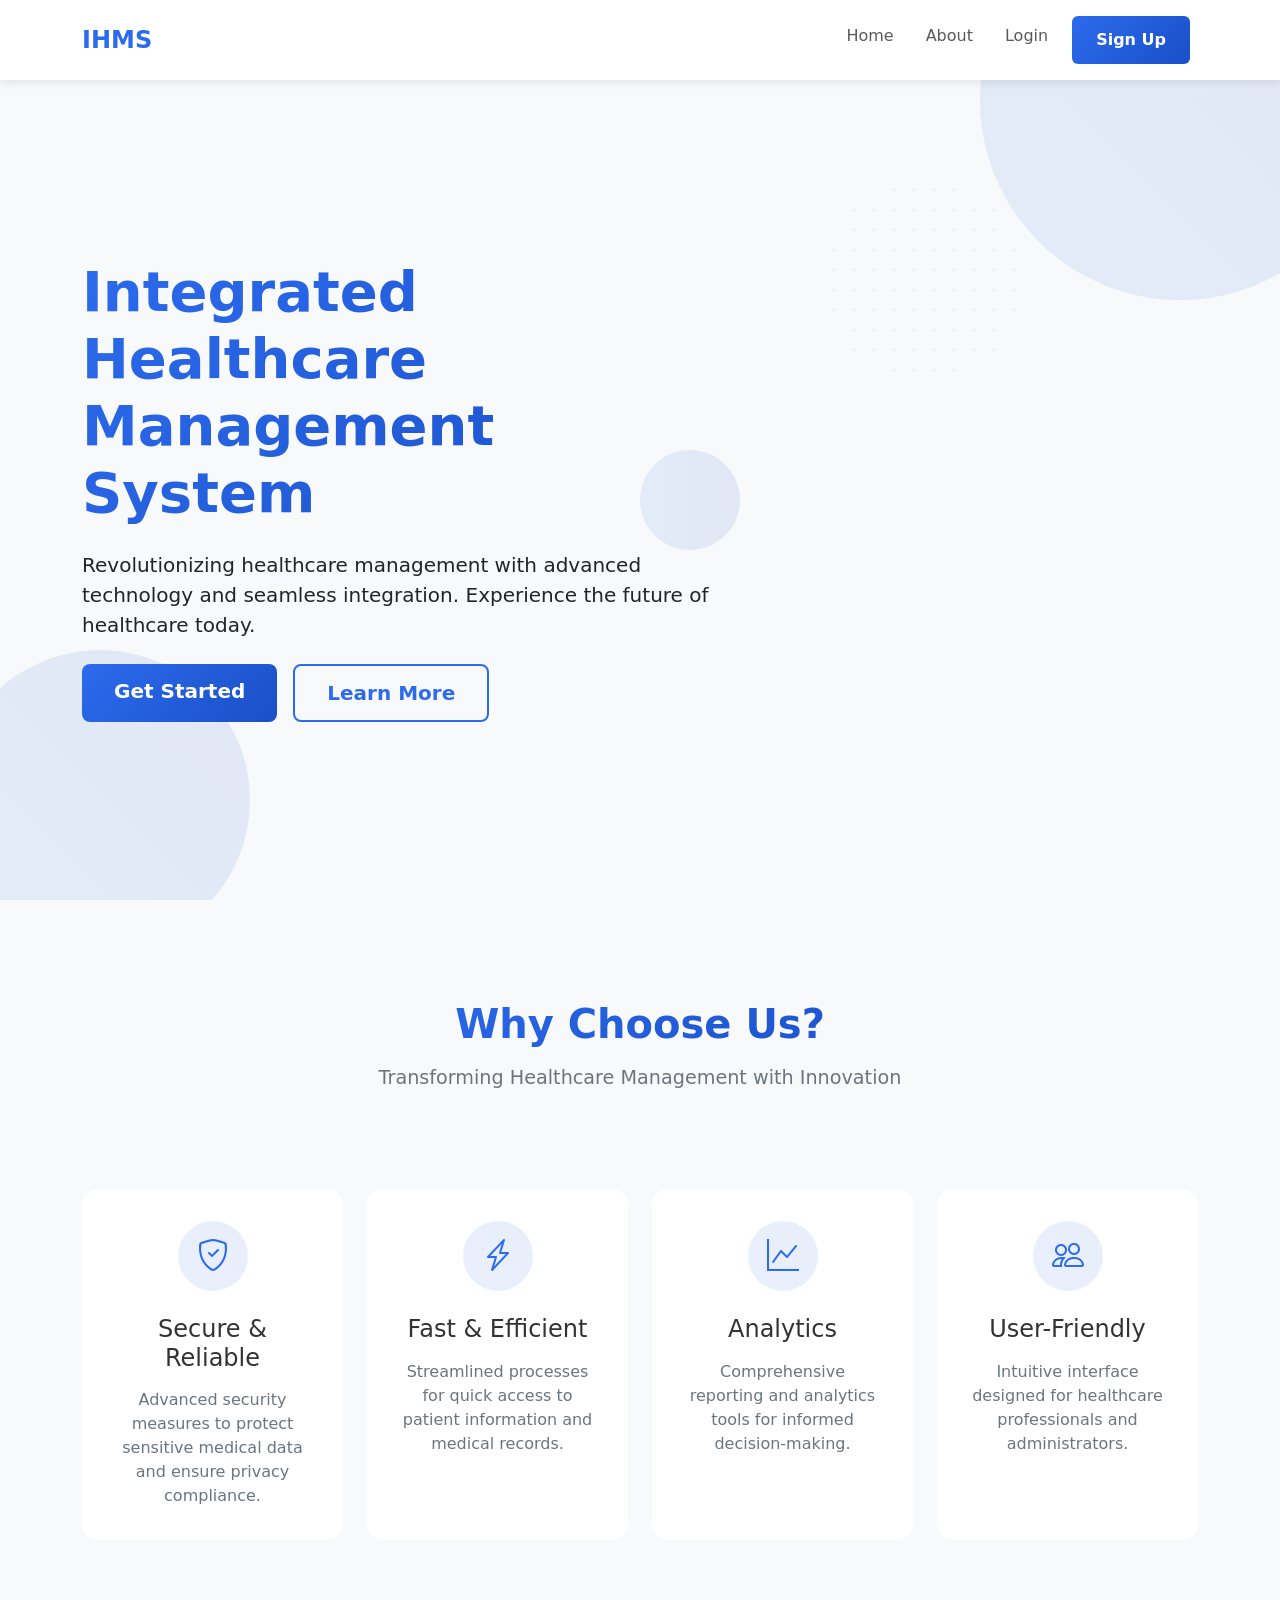
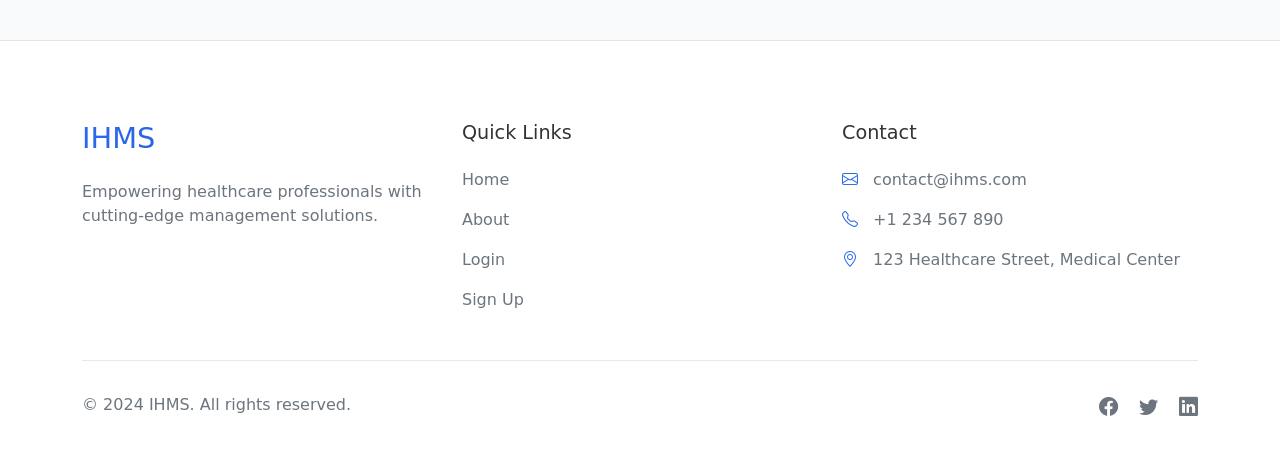
<file: landing.html>
<!DOCTYPE html>
<html lang="en">
<head>
    <meta charset="UTF-8">
    <meta name="viewport" content="width=device-width, initial-scale=1.0">
    <title>Integrated Healthcare Management System</title>
    <link href="https://cdn.jsdelivr.net/npm/bootstrap@5.3.2/dist/css/bootstrap.min.css" rel="stylesheet">
    <link rel="stylesheet" href="https://cdnjs.cloudflare.com/ajax/libs/animate.css/4.1.1/animate.min.css">
    <link rel="stylesheet" href="https://cdn.jsdelivr.net/npm/bootstrap-icons@1.11.1/font/bootstrap-icons.css">
    <link rel="stylesheet" href="styles.css">
</head>
<body>
    <!-- Navigation Bar -->
    <nav class="navbar navbar-expand-lg navbar-light bg-light fixed-top">
        <div class="container">
            <a class="navbar-brand" href="#">IHMS</a>
            <button class="navbar-toggler" type="button" data-bs-toggle="collapse" data-bs-target="#navbarNav">
                <span class="navbar-toggler-icon"></span>
            </button>
            <div class="collapse navbar-collapse" id="navbarNav">
                <ul class="navbar-nav ms-auto">
                    <li class="nav-item">
                        <a class="nav-link" href="#home">Home</a>
                    </li>
                    <li class="nav-item">
                        <a class="nav-link" href="#about">About</a>
                    </li>
                    <li class="nav-item">
                        <a class="nav-link" href="login.php">Login</a>
                    </li>
                    <li class="nav-item">
                        <a class="nav-link btn btn-primary text-white px-4" href="register.php">Sign Up</a>
                    </li>
                </ul>
            </div>
        </div>
    </nav>

    <!-- Hero Section -->
    <header id="home" class="hero">
        <div class="design-element design-circle-1"></div>
        <div class="design-element design-circle-2"></div>
        <div class="design-element design-square"></div>
        <div class="design-element design-dots"></div>
        
        <div class="container h-100">
            <div class="row h-100 align-items-center">
                <div class="col-lg-7 text-center text-lg-start animate__animated animate__fadeInUp">
                    <h1 class="display-4 fw-bold text-gradient mb-4">Integrated Healthcare Management System</h1>
                    <p class="lead mb-4">Revolutionizing healthcare management with advanced technology and seamless integration. Experience the future of healthcare today.</p>
                    <div class="d-flex gap-3 justify-content-center justify-content-lg-start">
                        <a href="signup.php" class="btn btn-primary btn-lg">Get Started</a>
                        <a href="#about" class="btn btn-outline-primary btn-lg">Learn More</a>
                    </div>
                </div>
            </div>
        </div>
    </header>

    <!-- About Section -->
    <section id="about" class="about-section">
        <div class="container">
            <div class="row justify-content-center">
                <div class="col-lg-8 text-center mb-5">
                    <h2 class="section-title">Why Choose Us?</h2>
                    <p class="section-subtitle">Transforming Healthcare Management with Innovation</p>
                </div>
            </div>
            <div class="row g-4">
                <div class="col-md-6 col-lg-3">
                    <div class="feature-card">
                        <div class="icon-wrapper">
                            <i class="bi bi-shield-check"></i>
                        </div>
                        <h3>Secure & Reliable</h3>
                        <p>Advanced security measures to protect sensitive medical data and ensure privacy compliance.</p>
                    </div>
                </div>
                <div class="col-md-6 col-lg-3">
                    <div class="feature-card">
                        <div class="icon-wrapper">
                            <i class="bi bi-lightning-charge"></i>
                        </div>
                        <h3>Fast & Efficient</h3>
                        <p>Streamlined processes for quick access to patient information and medical records.</p>
                    </div>
                </div>
                <div class="col-md-6 col-lg-3">
                    <div class="feature-card">
                        <div class="icon-wrapper">
                            <i class="bi bi-graph-up"></i>
                        </div>
                        <h3>Analytics</h3>
                        <p>Comprehensive reporting and analytics tools for informed decision-making.</p>
                    </div>
                </div>
                <div class="col-md-6 col-lg-3">
                    <div class="feature-card">
                        <div class="icon-wrapper">
                            <i class="bi bi-people"></i>
                        </div>
                        <h3>User-Friendly</h3>
                        <p>Intuitive interface designed for healthcare professionals and administrators.</p>
                    </div>
                </div>
            </div>
        </div>
    </section>

    <!-- Footer -->
    <footer class="footer">
        <div class="container">
            <div class="row gy-4">
                <div class="col-lg-4">
                    <h4 class="text-gradient">IHMS</h4>
                    <p class="mb-4">Empowering healthcare professionals with cutting-edge management solutions.</p>
                </div>
                <div class="col-lg-4">
                    <h5>Quick Links</h5>
                    <ul class="footer-links">
                        <li><a href="#home">Home</a></li>
                        <li><a href="#about">About</a></li>
                        <li><a href="login.php">Login</a></li>
                        <li><a href="signup.php">Sign Up</a></li>
                    </ul>
                </div>
                <div class="col-lg-4">
                    <h5>Contact</h5>
                    <ul class="footer-contact">
                        <li><i class="bi bi-envelope"></i> contact@ihms.com</li>
                        <li><i class="bi bi-telephone"></i> +1 234 567 890</li>
                        <li><i class="bi bi-geo-alt"></i> 123 Healthcare Street, Medical Center</li>
                    </ul>
                </div>
            </div>
            <hr>
            <div class="row">
                <div class="col-md-6 text-center text-md-start">
                    <p class="mb-0">&copy; 2024 IHMS. All rights reserved.</p>
                </div>
                <div class="col-md-6 text-center text-md-end">
                    <div class="social-links">
                        <a href="#"><i class="bi bi-facebook"></i></a>
                        <a href="#"><i class="bi bi-twitter"></i></a>
                        <a href="#"><i class="bi bi-linkedin"></i></a>
                    </div>
                </div>
            </div>
        </div>
    </footer>

    <script src="https://cdn.jsdelivr.net/npm/bootstrap@5.3.2/dist/js/bootstrap.bundle.min.js"></script>
</body>
</html>
</file>
<file: styles.css>
:root {
    --primary-color: #2c6bed;
    --secondary-color: #6c757d;
    --background-color: #f8f9fa;
    --gradient-1: linear-gradient(135deg, #2c6bed 0%, #1a4fc7 100%);
    --gradient-2: linear-gradient(45deg, rgba(44, 107, 237, 0.1) 0%, rgba(26, 79, 199, 0.1) 100%);
}

body {
    font-family: 'Segoe UI', system-ui, -apple-system, sans-serif;
    overflow-x: hidden;
    background-color: var(--background-color);
}

/* Navigation Styles */
.navbar {
    padding: 1rem 0;
    background-color: rgba(255, 255, 255, 0.98) !important;
    box-shadow: 0 2px 10px rgba(0, 0, 0, 0.1);
    position: fixed;
    width: 100%;
    top: 0;
    z-index: 1000;
}

.navbar-brand {
    font-weight: 700;
    color: var(--primary-color) !important;
    font-size: 1.5rem;
}

.nav-link {
    font-weight: 500;
    margin: 0 0.5rem;
    transition: color 0.3s ease;
}

.nav-link:hover {
    color: var(--primary-color) !important;
}

/* Hero Section Styles */
.hero {
    background: var(--background-color);
    min-height: 100vh;
    padding-top: 5rem;
    position: relative;
    overflow: hidden;
    display: flex;
    align-items: center;
}

.text-gradient {
    background: var(--gradient-1);
    -webkit-background-clip: text;
    background-clip: text;
    -webkit-text-fill-color: transparent;
    position: relative;
}

/* Design Elements */
.design-element {
    position: absolute;
    border-radius: 50%;
    z-index: 0;
}

.design-circle-1 {
    width: 400px;
    height: 400px;
    background: var(--gradient-2);
    top: -100px;
    right: -100px;
    animation: float 6s ease-in-out infinite;
}

.design-circle-2 {
    width: 300px;
    height: 300px;
    background: var(--gradient-2);
    bottom: -50px;
    left: -50px;
    animation: float 8s ease-in-out infinite;
}

.design-square {
    width: 100px;
    height: 100px;
    background: var(--gradient-2);
    top: 50%;
    left: 50%;
    transform: rotate(45deg);
    animation: rotate 10s linear infinite;
}

.design-dots {
    width: 200px;
    height: 200px;
    background-image: radial-gradient(circle, var(--primary-color) 1px, transparent 1px);
    background-size: 20px 20px;
    opacity: 0.1;
    top: 20%;
    right: 20%;
    animation: float 7s ease-in-out infinite;
}

/* Animations */
@keyframes float {
    0% {
        transform: translateY(0px);
    }
    50% {
        transform: translateY(-20px);
    }
    100% {
        transform: translateY(0px);
    }
}

@keyframes rotate {
    from {
        transform: rotate(45deg);
    }
    to {
        transform: rotate(405deg);
    }
}

.btn-primary {
    background: var(--gradient-1);
    border: none;
    padding: 0.75rem 2rem;
    font-weight: 600;
    transition: transform 0.3s ease, box-shadow 0.3s ease;
}

.btn-outline-primary {
    color: var(--primary-color);
    border: 2px solid var(--primary-color);
    padding: 0.75rem 2rem;
    font-weight: 600;
    transition: all 0.3s ease;
}

.btn-primary:hover {
    transform: translateY(-2px);
    box-shadow: 0 4px 15px rgba(44, 107, 237, 0.2);
}

.btn-outline-primary:hover {
    background: var(--gradient-1);
    border-color: transparent;
    transform: translateY(-2px);
}

/* Animation Durations */
.animate__fadeInUp {
    animation-duration: 1s;
}

/* Responsive Images */
.img-fluid {
    max-width: 100%;
    height: auto;
    transition: transform 0.3s ease;
}

.img-fluid:hover {
    transform: scale(1.02);
}

/* Media Queries */
@media (max-width: 768px) {
    .hero h1 {
        font-size: 2.5rem;
    }
    
    .hero {
        text-align: center;
        padding-top: 6rem;
    }
    
    .design-circle-1,
    .design-circle-2 {
        width: 200px;
        height: 200px;
    }
    
    .design-square {
        width: 50px;
        height: 50px;
    }
    
    .design-dots {
        width: 100px;
        height: 100px;
    }
}

/* About Section Styles */
.about-section {
    padding: 100px 0;
    background: var(--background-color);
    position: relative;
    overflow: hidden;
}

.section-title {
    font-size: 2.5rem;
    font-weight: 700;
    margin-bottom: 1rem;
    background: var(--gradient-1);
    -webkit-background-clip: text;
    background-clip: text;
    -webkit-text-fill-color: transparent;
}

.section-subtitle {
    color: var(--secondary-color);
    font-size: 1.2rem;
    margin-bottom: 3rem;
}

.feature-card {
    background: white;
    padding: 2rem;
    border-radius: 1rem;
    text-align: center;
    transition: transform 0.3s ease, box-shadow 0.3s ease;
    height: 100%;
    position: relative;
    z-index: 1;
}

.feature-card:hover {
    transform: translateY(-10px);
    box-shadow: 0 10px 30px rgba(44, 107, 237, 0.1);
}

.icon-wrapper {
    width: 70px;
    height: 70px;
    background: var(--gradient-2);
    border-radius: 50%;
    display: flex;
    align-items: center;
    justify-content: center;
    margin: 0 auto 1.5rem;
}

.icon-wrapper i {
    font-size: 2rem;
    color: var(--primary-color);
}

.feature-card h3 {
    font-size: 1.5rem;
    margin-bottom: 1rem;
    color: #333;
}

.feature-card p {
    color: var(--secondary-color);
    margin-bottom: 0;
}

/* Footer Styles */
.footer {
    background: white;
    padding: 80px 0 30px;
    position: relative;
    border-top: 1px solid rgba(0, 0, 0, 0.1);
}

.footer h4 {
    font-size: 1.8rem;
    margin-bottom: 1.5rem;
}

.footer h5 {
    font-size: 1.2rem;
    margin-bottom: 1.5rem;
    color: #333;
}

.footer p {
    color: var(--secondary-color);
}

.footer-links {
    list-style: none;
    padding: 0;
    margin: 0;
}

.footer-links li {
    margin-bottom: 1rem;
}

.footer-links a {
    color: var(--secondary-color);
    text-decoration: none;
    transition: color 0.3s ease;
}

.footer-links a:hover {
    color: var(--primary-color);
}

.footer-contact {
    list-style: none;
    padding: 0;
    margin: 0;
}

.footer-contact li {
    margin-bottom: 1rem;
    color: var(--secondary-color);
}

.footer-contact li i {
    margin-right: 10px;
    color: var(--primary-color);
}

.social-links a {
    color: var(--secondary-color);
    text-decoration: none;
    margin-left: 1rem;
    font-size: 1.2rem;
    transition: color 0.3s ease;
}

.social-links a:hover {
    color: var(--primary-color);
}

hr {
    margin: 2rem 0;
    opacity: 0.1;
}

/* Additional Media Queries */
@media (max-width: 768px) {
    .about-section {
        padding: 60px 0;
    }

    .section-title {
        font-size: 2rem;
    }

    .feature-card {
        margin-bottom: 1rem;
    }

    .footer {
        padding: 40px 0 20px;
        text-align: center;
    }

    .footer-links, .footer-contact {
        margin-bottom: 2rem;
    }

    .social-links {
        margin-top: 1rem;
    }

    .social-links a {
        margin: 0 0.5rem;
    }
}

/* Features Section */
.features-section {
    padding: 100px 0;
    background: linear-gradient(135deg, var(--background-color) 0%, #fff 100%);
}

.feature-list {
    list-style: none;
    padding: 0;
    margin: 1.5rem 0 0;
}

.feature-list li {
    margin-bottom: 0.5rem;
    color: var(--secondary-color);
}

.feature-list li i {
    color: var(--primary-color);
    margin-right: 0.5rem;
}

.hero-image-wrapper {
    display: flex;
    justify-content: center;
    align-items: center;
    height: 400px;
    background: var(--gradient-2);
    border-radius: 2rem;
    position: relative;
    overflow: hidden;
}

.hero-image-wrapper i {
    font-size: 8rem;
    animation: pulse 2s infinite;
}

@keyframes pulse {
    0% {
        transform: scale(1);
        opacity: 1;
    }
    50% {
        transform: scale(1.1);
        opacity: 0.8;
    }
    100% {
        transform: scale(1);
        opacity: 1;
    }
}
</file>
<file: blood_bank/style.css>
body {
    font-family: Arial, sans-serif;
    line-height: 1.6;
    margin: 0;
    padding: 0;
    background-color: #f4f4f4;
}

.container {
    width: 90%;
    margin: 20px auto;
    padding: 20px;
    background: white;
    border-radius: 8px;
    box-shadow: 0 2px 4px rgba(0,0,0,0.1);
}

/* Navigation Styles */
.navbar {
    background-color: #e53935;
    padding: 1rem 0;
    box-shadow: 0 2px 4px rgba(0,0,0,0.1);
}

.nav-container {
    width: 90%;
    margin: 0 auto;
    display: flex;
    justify-content: space-between;
    align-items: center;
}

.nav-logo {
    color: white;
    text-decoration: none;
    font-size: 1.5rem;
    font-weight: bold;
}

.nav-menu {
    list-style: none;
    display: flex;
    margin: 0;
    padding: 0;
}

.nav-item {
    margin-left: 1rem;
}

.nav-link {
    color: white;
    text-decoration: none;
    padding: 0.5rem 1rem;
    border-radius: 4px;
    transition: background-color 0.3s;
}

.nav-link:hover, .nav-link.active {
    background-color: rgba(255,255,255,0.2);
}

/* Form Styles */
.form-group {
    margin-bottom: 1rem;
}

.form-group label {
    display: block;
    margin-bottom: 0.5rem;
    font-weight: bold;
}

.form-group input,
.form-group select,
.form-group textarea {
    width: 100%;
    padding: 0.5rem;
    border: 1px solid #ddd;
    border-radius: 4px;
    font-size: 1rem;
}

.form-group textarea {
    height: 100px;
}

/* Button Styles */
.btn {
    display: inline-block;
    padding: 0.5rem 1rem;
    background-color: #e53935;
    color: white;
    text-decoration: none;
    border: none;
    border-radius: 4px;
    cursor: pointer;
    margin: 1rem 0;
}

.btn:hover {
    background-color: #c62828;
}

.btn-small {
    padding: 0.25rem 0.5rem;
    font-size: 0.875rem;
}

.btn-danger {
    background-color: #dc3545;
}

.btn-danger:hover {
    background-color: #c82333;
}

/* Table Styles */
.table {
    width: 100%;
    border-collapse: collapse;
    margin: 1rem 0;
}

.table th,
.table td {
    padding: 0.75rem;
    border: 1px solid #dee2e6;
}

.table th {
    background-color: #f8f9fa;
    font-weight: bold;
    text-align: left;
}

.table tbody tr:nth-child(even) {
    background-color: #f8f9fa;
}

/* Alert Styles */
.success {
    padding: 1rem;
    margin: 1rem 0;
    background-color: #d4edda;
    border: 1px solid #c3e6cb;
    border-radius: 4px;
    color: #155724;
}

.error {
    padding: 1rem;
    margin: 1rem 0;
    background-color: #f8d7da;
    border: 1px solid #f5c6cb;
    border-radius: 4px;
    color: #721c24;
}

/* Urgency Colors */
.urgency-critical {
    background-color: #ffebee !important;
}

.urgency-urgent {
    background-color: #fff3e0 !important;
}

/* Small Input */
.small-input {
    width: auto !important;
    display: inline-block;
}

.overlay {
    position: fixed;
    top: 0; left: 0; right: 0; bottom: 0;
    background: rgba(38, 166, 154, 0.18); /* soft teal overlay */
    z-index: 0;
    pointer-events: none;
}
nav {
    margin: 20px 0;
    z-index: 2;
    position: relative;
}
nav a {
    text-decoration: none;
    color: #fff;
    margin: 0 10px;
    font-weight: bold;
    background: #d32f2f;
    padding: 6px 14px;
    border-radius: 4px;
    transition: background 0.2s;
}
nav a:hover {
    background: #b71c1c;
    color: #fff;
}
h1, h2, h3 {
    color: #00695c;
    text-shadow: 1px 1px 6px #fff;
    z-index: 2;
    position: relative;
}
table {
    margin: 0 auto;
    border-collapse: collapse;
    width: 80%;
    background: rgba(255,255,255,0.98);
    z-index: 2;
    position: relative;
}
th, td {
    border: 1px solid #b2dfdb;
    padding: 8px;
}
th {
    background: #26a69a;
    color: #fff;
}
button, input[type="submit"] {
    background: #43a047;
    color: #fff;
    border: none;
    padding: 8px 16px;
    border-radius: 4px;
    cursor: pointer;
    font-weight: bold;
    box-shadow: 1px 1px 4px #00897b33;
    transition: background 0.2s;
}
button:hover, input[type="submit"]:hover {
    background: #388e3c;
}
input, select, textarea {
    padding: 8px;
    border-radius: 4px;
    border: 1px solid #b2dfdb;
    margin-bottom: 8px;
}
.login-container {
    background: rgba(255,255,255,0.98);
    padding: 32px 24px;
    border-radius: 10px;
    width: 320px;
    margin: 80px auto 0 auto;
    box-shadow: 0 4px 24px #00897b33;
    z-index: 2;
    position: relative;
}
.topnav {
    width: 100%;
    background: #26a69a;
    position: fixed;
    top: 0; left: 0;
    z-index: 10;
    display: flex;
    justify-content: center;
    align-items: center;
    height: 56px;
    box-shadow: 0 2px 8px #00897b33;
}
.topnav a {
    color: #fff;
    padding: 14px 20px;
    text-decoration: none;
    font-weight: bold;
    font-size: 17px;
    transition: background 0.2s;
    border-radius: 4px;
    margin: 0 4px;
}
.topnav a:hover, .topnav a.active {
    background: #00897b;
}
.tab-buttons {
    display: flex;
    justify-content: center;
    margin-bottom: 20px;
}
.tab-button {
    background: #26a69a;
    color: #fff;
    border: none;
    padding: 10px 30px;
    font-size: 16px;
    cursor: pointer;
    border-radius: 4px 4px 0 0;
    margin: 0 2px;
    font-weight: bold;
    transition: background 0.2s;
}
.tab-button.active, .tab-button:hover {
    background: #00897b;
}
.topnav, form, input, select, textarea, button, .login-container, table {
    z-index: 1;
    position: relative;
}

.total-requests {
    background-color: #f8d7da;
    color: #721c24;
    padding: 10px 15px;
    border-radius: 5px;
    margin-bottom: 20px;
    font-weight: bold;
    text-align: center;
}
</file>
<file: style.css>
.sidebar {
    background-color: #2c3e50;
    min-height: 100vh;
    padding: 20px 0;
    color: #fff;
}

.sidebar h3 {
    color: #fff;
    padding: 0 15px;
    margin-bottom: 30px;
}

.sidebar nav {
    display: flex;
    flex-direction: column;
}

.sidebar nav a {
    color: #ecf0f1;
    text-decoration: none;
    padding: 12px 25px;
    transition: all 0.3s ease;
    display: flex;
    align-items: center;
    gap: 10px;
}

.sidebar nav a:hover {
    background-color: #34495e;
    color: #fff;
}

.sidebar nav a.active {
    background-color: #3498db;
    color: #fff;
}

.sidebar nav a i {
    width: 20px;
    text-align: center;
    font-size: 1.1em;
}

/* Main content styling */
.main-content {
    padding: 30px;
    background-color: #f8f9fa;
}

/* Welcome section styling */
.welcome-section {
    background-color: #fff;
    padding: 25px;
    border-radius: 10px;
    margin-bottom: 30px;
    box-shadow: 0 2px 4px rgba(0,0,0,0.1);
}

.welcome-section h2 {
    color: #2c3e50;
    margin-bottom: 10px;
}

.welcome-section p {
    color: #7f8c8d;
    margin-bottom: 0;
}

/* Stat cards styling */
.stat-card {
    background-color: #fff;
    padding: 20px;
    border-radius: 10px;
    text-align: center;
    margin-bottom: 20px;
    box-shadow: 0 2px 4px rgba(0,0,0,0.1);
    color: #fff;
}

.stat-card i {
    font-size: 2em;
    margin-bottom: 10px;
}

.stat-card h3 {
    font-size: 2em;
    margin-bottom: 5px;
}

.stat-card p {
    margin-bottom: 0;
    opacity: 0.9;
}

/* Card styling */
.card {
    border: none;
    box-shadow: 0 2px 4px rgba(0,0,0,0.1);
    margin-bottom: 20px;
}

.card-header {
    background-color: #fff;
    border-bottom: 1px solid #e9ecef;
}

/* Button styling */
.btn-primary {
    background-color: #3498db;
    border-color: #3498db;
}

.btn-primary:hover {
    background-color: #2980b9;
    border-color: #2980b9;
}

/* Table styling */
.table {
    margin-bottom: 0;
}

.table th {
    border-top: none;
    background-color: #f8f9fa;
}

/* Form styling */
.form-control:focus {
    border-color: #3498db;
    box-shadow: 0 0 0 0.2rem rgba(52, 152, 219, 0.25);
}

/* Modal styling */
.modal-content {
    border: none;
    border-radius: 10px;
}

.modal-header {
    border-bottom: 1px solid #e9ecef;
    background-color: #f8f9fa;
}

.modal-footer {
    border-top: 1px solid #e9ecef;
    background-color: #f8f9fa;
}
</file>
